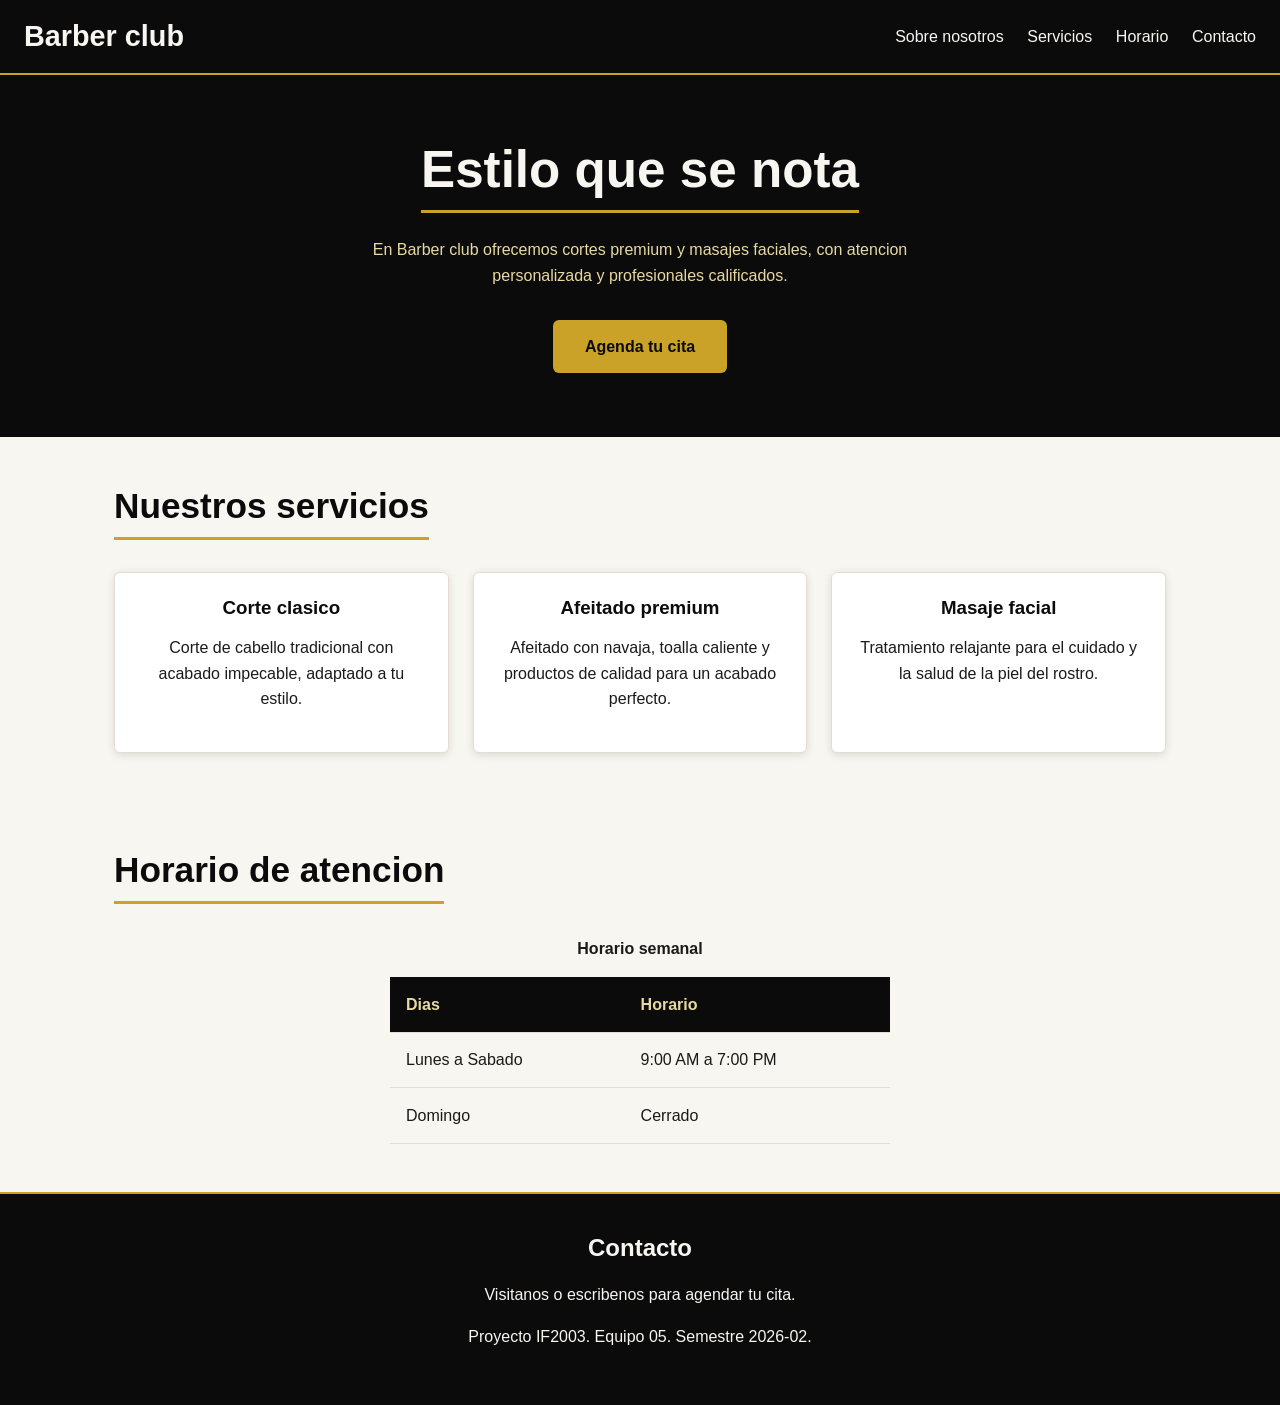
<file: index.html>
<!DOCTYPE html>
<html lang="es">
<head>
  <meta charset="UTF-8">
  <meta name="viewport" content="width=device-width, initial-scale=1.0">
  <title>Barber club</title>
  <link rel="stylesheet" href="estilos.css">
</head>
<body>

  <header>
    <h1>Barber club</h1>
    <nav>
      <a href="#sobre">Sobre nosotros</a>
      <a href="#servicios">Servicios</a>
      <a href="#horario">Horario</a>
      <a href="#contacto">Contacto</a>
    </nav>
  </header>

  <main>
    <section id="sobre" class="hero">
      <h2>Estilo que se nota</h2>
      <p>En Barber club ofrecemos cortes premium y masajes faciales, con atencion personalizada y profesionales calificados.</p>
      <a class="boton" href="#contacto">Agenda tu cita</a>
    </section>

    <section id="servicios">
      <h2>Nuestros servicios</h2>
      <div class="galeria">
        <article class="tarjeta">
          <h3>Corte clasico</h3>
          <p>Corte de cabello tradicional con acabado impecable, adaptado a tu estilo.</p>
        </article>
        <article class="tarjeta">
          <h3>Afeitado premium</h3>
          <p>Afeitado con navaja, toalla caliente y productos de calidad para un acabado perfecto.</p>
        </article>
        <article class="tarjeta">
          <h3>Masaje facial</h3>
          <p>Tratamiento relajante para el cuidado y la salud de la piel del rostro.</p>
        </article>
      </div>
    </section>

    <section id="horario">
      <h2>Horario de atencion</h2>
      <table>
        <caption>Horario semanal</caption>
        <thead>
          <tr>
            <th scope="col">Dias</th>
            <th scope="col">Horario</th>
          </tr>
        </thead>
        <tbody>
          <tr>
            <td>Lunes a Sabado</td>
            <td>9:00 AM a 7:00 PM</td>
          </tr>
          <tr>
            <td>Domingo</td>
            <td>Cerrado</td>
          </tr>
        </tbody>
      </table>
    </section>
  </main>

  <footer id="contacto">
    <h2>Contacto</h2>
    <p>Visitanos o escribenos para agendar tu cita.</p>
    <p>Proyecto IF2003. Equipo 05. Semestre 2026-02.</p>
  </footer>

</body>
</html>
</file>
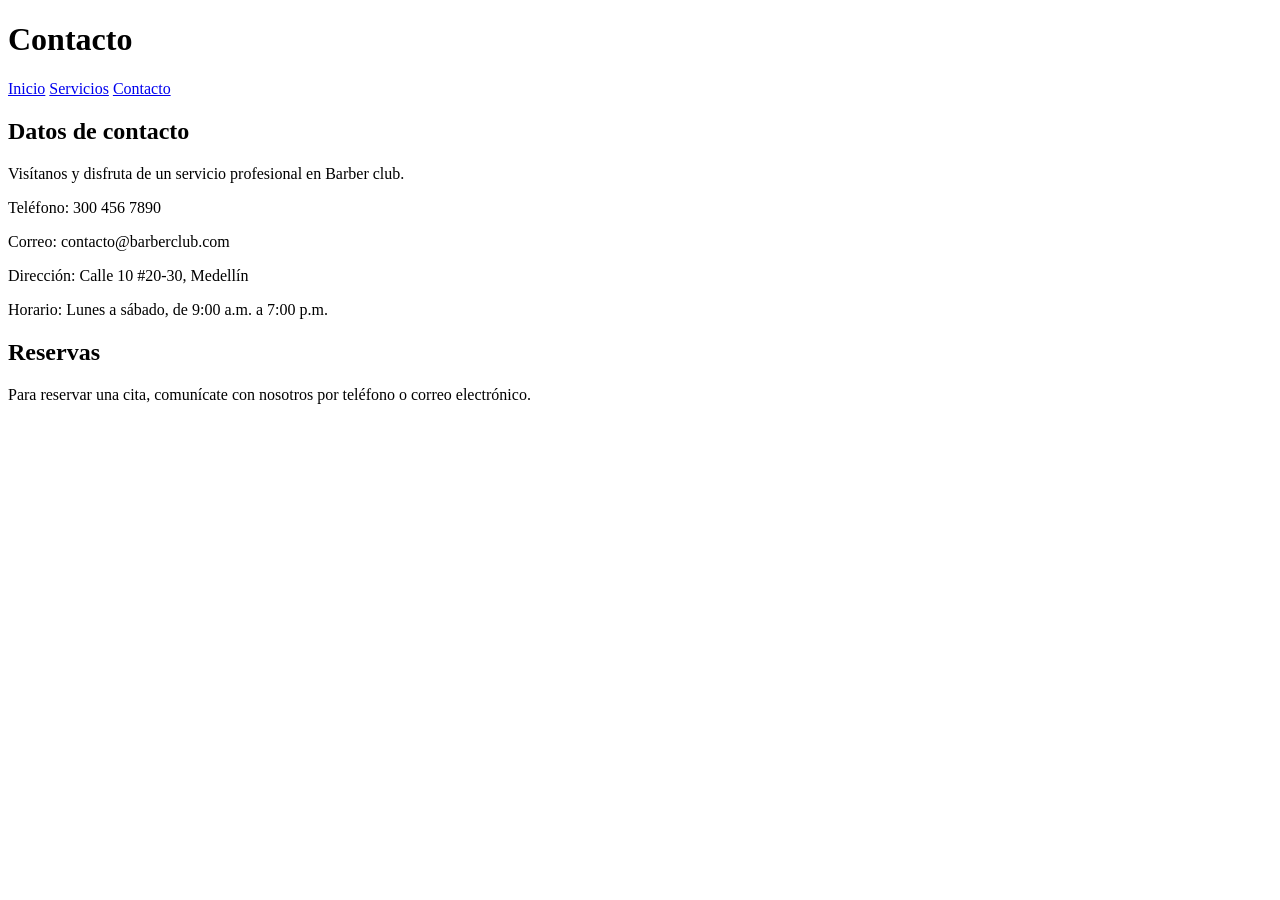
<file: contacto.html>
<!DOCTYPE html>
<html lang="es">
<head>
    <meta charset="UTF-8">
    <title>Contacto - Barber club</title>
</head>
<body>

    <h1>Contacto</h1>

    <nav>
        <a href="index.html">Inicio</a>
        <a href="servicios.html">Servicios</a>
        <a href="contacto.html">Contacto</a>
    </nav>

    <h2>Datos de contacto</h2>
    <p>Visítanos y disfruta de un servicio profesional en Barber club.</p>

    <p>Teléfono: 300 456 7890</p>
    <p>Correo: contacto@barberclub.com</p>
    <p>Dirección: Calle 10 #20-30, Medellín</p>
    <p>Horario: Lunes a sábado, de 9:00 a.m. a 7:00 p.m.</p>
    <h2>Reservas</h2>
    <p>Para reservar una cita, comunícate con nosotros por teléfono o correo electrónico.</p>

</body>
</html>
</file>
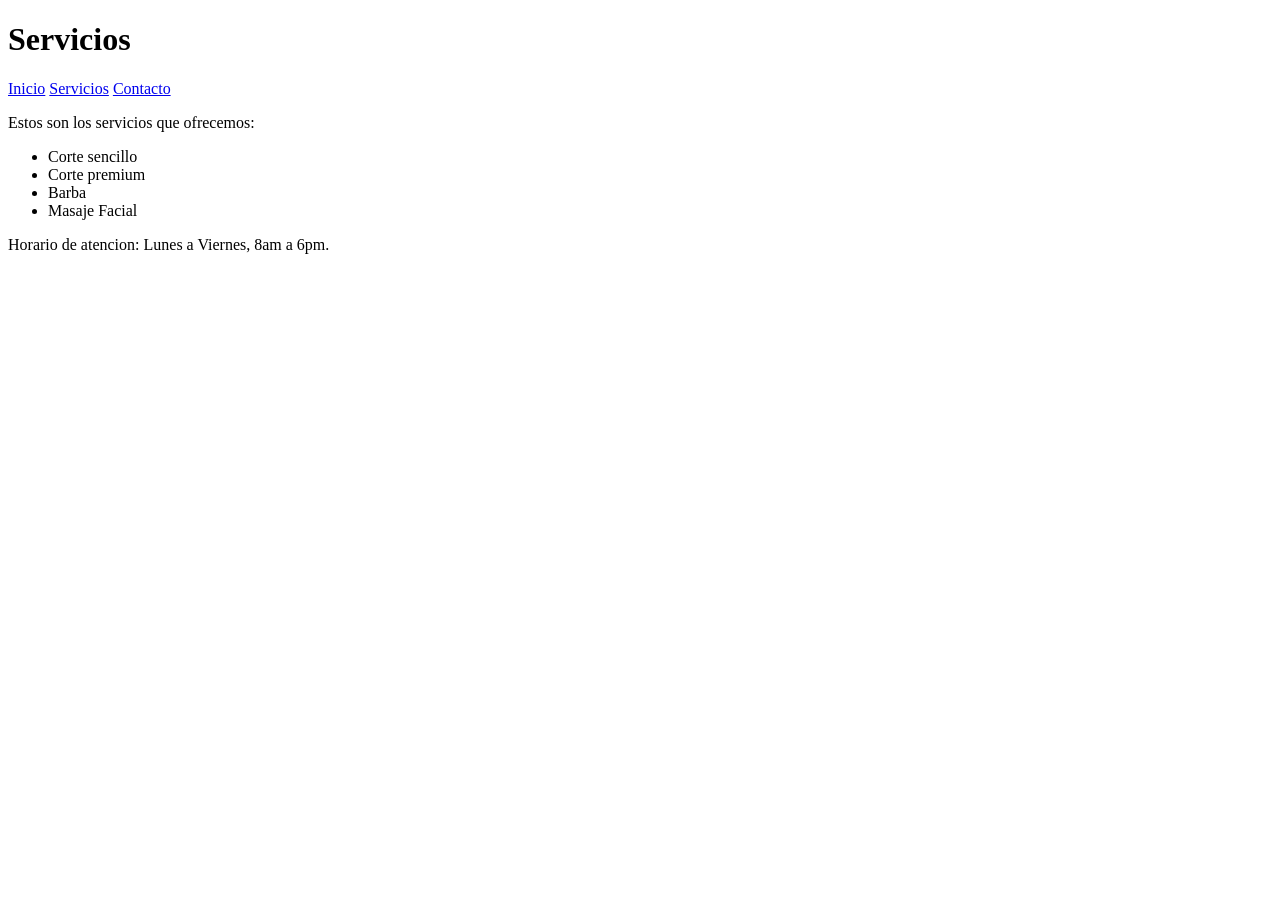
<file: servicios.html>
<!DOCTYPE html>
<html lang="es">
<head>
  <meta charset="UTF-8">
  <title>Servicios - Barber club</title>
</head>
<body>
  <h1>Servicios</h1>
  <nav>
    <a href="index.html">Inicio</a>
    <a href="servicios.html">Servicios</a>
    <a href="contacto.html">Contacto</a>
  </nav>
  <p>Estos son los servicios que ofrecemos:</p>
  <ul>
    <li>Corte sencillo</li>
    <li>Corte premium</li>
    <li>Barba</li>
    <li>Masaje Facial</li>
  </ul>
  <p>Horario de atencion: Lunes a Viernes, 8am a 6pm.</p>
</body>
</html>
</file>
<file: estilos.css>
/* ===== Reset y variables base ===== */
*, *::before, *::after {
  box-sizing: border-box;
}

:root {
  --color-negro: #0b0b0c;
  --color-blanco: #f8f6f1;
  --color-dorado: #c9a227;
  --color-dorado-claro: #e8d9a0;
  --color-texto: #1a1a1a;
  --espaciado-base: 1rem;
  --radio-borde: 6px;
}

body {
  margin: 0;
  font-family: "Segoe UI", "Helvetica Neue", Arial, sans-serif;
  color: var(--color-texto);
  line-height: 1.6;
  background: var(--color-blanco);
}

h1, h2, h3 {
  font-weight: 700;
  line-height: 1.2;
  margin-top: 0;
}

/* ===== Foco visible al navegar con teclado ===== */
a:focus {
  outline: 3px solid var(--color-dorado);
  outline-offset: 2px;
}

/* ===== Header con Flexbox ===== */
header {
  display: flex;
  flex-wrap: wrap;
  justify-content: space-between;
  align-items: center;
  gap: 1rem;
  padding: 1.2rem 1.5rem;
  background: var(--color-negro);
  border-bottom: 2px solid var(--color-dorado);
}

header h1 {
  font-size: clamp(1.3rem, 3vw + 1rem, 1.8rem);
  color: var(--color-blanco);
  margin: 0;
}

header nav a {
  color: var(--color-blanco);
  text-decoration: none;
  margin-left: 1.2rem;
}

header nav a:hover {
  color: var(--color-dorado);
}

/* ===== Seccion hero (la primera seccion, con impacto visual) ===== */
.hero {
  background: var(--color-negro);
  color: var(--color-blanco);
  text-align: center;
  padding: 4rem 1.5rem;
}

.hero h2 {
  font-size: clamp(2rem, 5vw + 1rem, 3.2rem);
  color: var(--color-blanco);
  border-bottom: 3px solid var(--color-dorado);
  padding-bottom: 0.6rem;
  display: inline-block;
  margin-bottom: 1.5rem;
}

.hero p {
  max-width: 600px;
  margin: 0 auto 2rem;
  color: var(--color-dorado-claro);
}

/* ===== Boton de llamada a la accion ===== */
.boton {
  display: inline-block;
  background: var(--color-dorado);
  color: var(--color-negro);
  text-decoration: none;
  font-weight: 700;
  padding: 0.85rem 2rem;
  border-radius: var(--radio-borde);
}

.boton:hover {
  background: var(--color-dorado-claro);
}

/* ===== Secciones generales ===== */
main section:not(.hero) {
  padding: 3rem 1.5rem;
  max-width: 1100px;
  margin: 0 auto;
}

main h2 {
  font-size: clamp(1.5rem, 3vw + 1rem, 2.2rem);
  color: var(--color-negro);
  text-align: center;
  margin-bottom: 2rem;
  border-bottom: 3px solid var(--color-dorado);
  padding-bottom: 0.6rem;
  display: inline-block;
}

/* ===== Galeria de servicios: mobile-first con Grid ===== */
.galeria {
  display: grid;
  grid-template-columns: 1fr;
  gap: 1.5rem;
}

@media (min-width: 768px) {
  .galeria {
    grid-template-columns: repeat(3, 1fr);
  }
}

.tarjeta {
  background: #fff;
  border: 1px solid #e5decf;
  border-radius: var(--radio-borde);
  padding: 1.5rem;
  text-align: center;
  box-shadow: 0 2px 8px rgba(0, 0, 0, 0.12);
}

.tarjeta h3 {
  color: var(--color-negro);
  margin-bottom: 0.6rem;
}

/* ===== Tabla de horario ===== */
#horario table {
  width: 100%;
  max-width: 500px;
  margin: 0 auto;
  border-collapse: collapse;
}

#horario caption {
  margin-bottom: 1rem;
  font-weight: 700;
}

#horario th,
#horario td {
  padding: 0.9rem 1rem;
  text-align: left;
  border-bottom: 1px solid #e5decf;
}

#horario thead th {
  background: var(--color-negro);
  color: var(--color-dorado-claro);
}

/* ===== Footer ===== */
footer {
  background: var(--color-negro);
  color: var(--color-blanco);
  text-align: center;
  padding: 2.5rem 1.5rem;
  border-top: 2px solid var(--color-dorado);
}

footer h2 {
  color: var(--color-blanco);
  border-bottom-color: var(--color-dorado);
}
</file>
